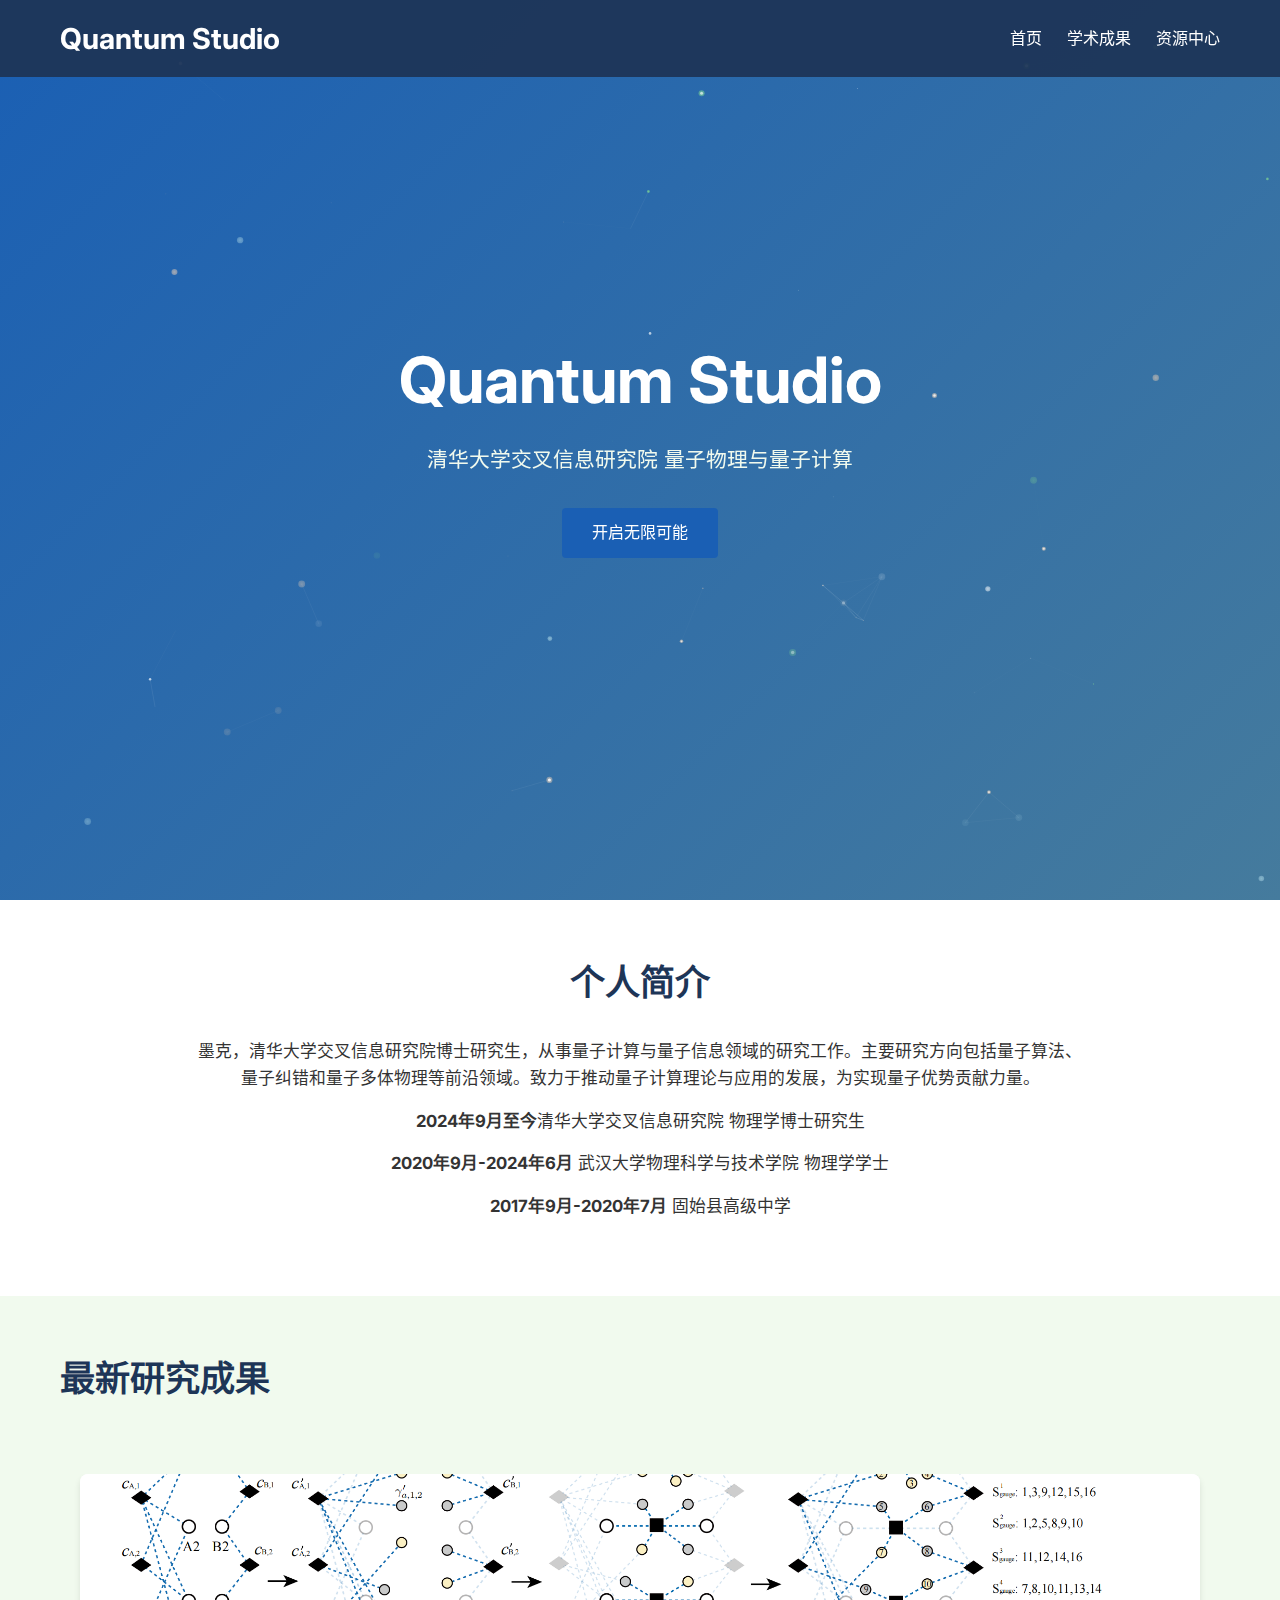
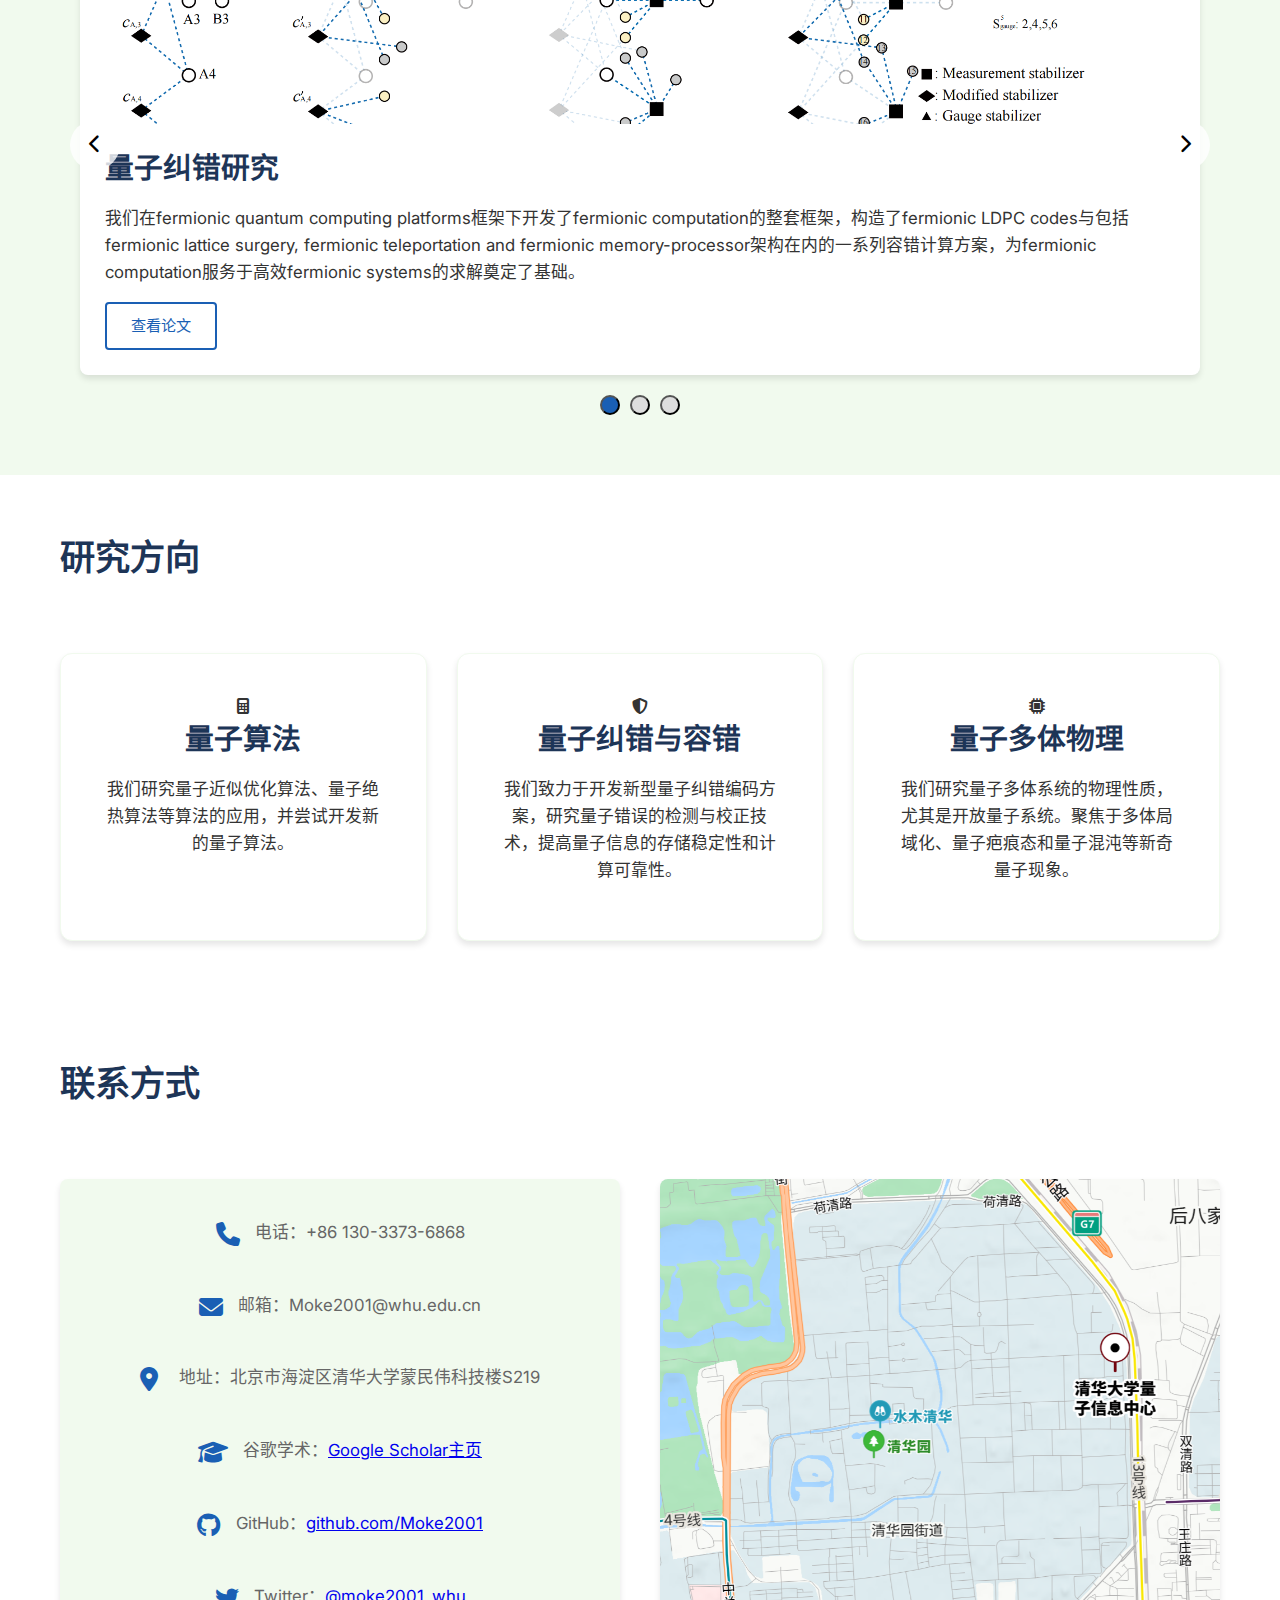
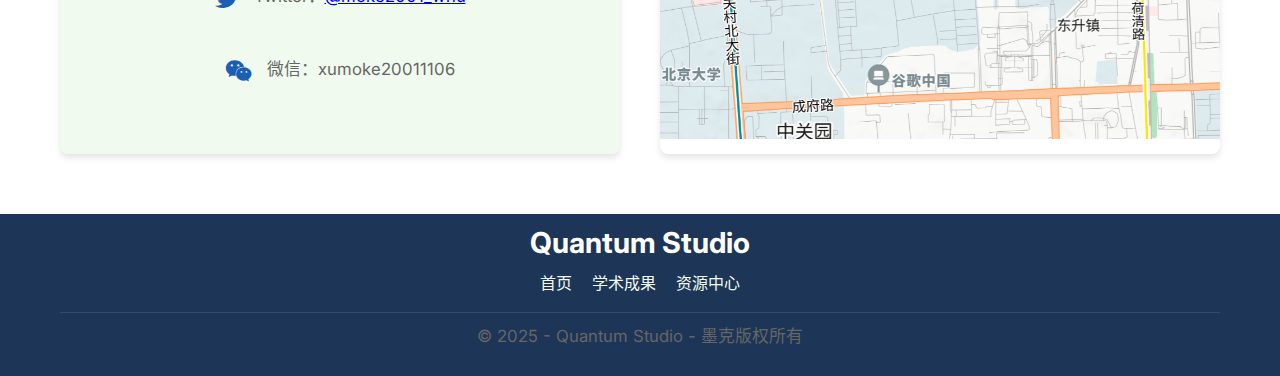
<file: docs/index.html>
<!DOCTYPE html>
<html lang="zh-CN">
<head>
    <meta charset="UTF-8">
    <meta name="viewport" content="width=device-width, initial-scale=1.0">
    <title>Quantum Studio - 量子计算与量子信息研究</title>
    <link rel="stylesheet" href="css/style.css">
    <link rel="stylesheet" href="https://cdnjs.cloudflare.com/ajax/libs/font-awesome/6.4.0/css/all.min.css">
    <link rel="preconnect" href="https://fonts.googleapis.com">
    <link rel="preconnect" href="https://fonts.gstatic.com" crossorigin>
    <link href="https://fonts.googleapis.com/css2?family=Inter:wght@300;400;500;600;700&display=swap" rel="stylesheet">
</head>
<body>
    <!-- 导航栏 -->
    <header class="navbar">
        <div class="container">
            <div class="logo">
                <h1>Quantum Studio</h1>
            </div>
            <nav class="nav-links">
                <a href="#home">首页</a>
                <a href="publications.html">学术成果</a>
                <a href="resources.html">资源中心</a>
            </nav>
            <div class="hamburger">
                <span></span>
                <span></span>
                <span></span>
            </div>
        </div>
    </header>

    <!-- 全屏个人介绍展示区 -->
    <section id="home" class="hero-section">
        <div class="hero-content">
            <h1>Quantum Studio</h1>
            <p>清华大学交叉信息研究院 量子物理与量子计算</p>
            <a href="#about" class="btn-primary smooth-scroll">开启无限可能</a>
        </div>
        <div id="particles-container"></div>
    </section>

    <!-- 个人简介 -->
    <section id="about" class="vision-section">
        <div class="container">
            <div class="vision-content">
                <h2>个人简介</h2>
                <p>墨克，清华大学交叉信息研究院博士研究生，从事量子计算与量子信息领域的研究工作。主要研究方向包括量子算法、量子纠错和量子多体物理等前沿领域。致力于推动量子计算理论与应用的发展，为实现量子优势贡献力量。</p>
                <p><strong>2024年9月至今</strong>清华大学交叉信息研究院 物理学博士研究生</p>
                <p><strong>2020年9月-2024年6月</strong> 武汉大学物理科学与技术学院 物理学学士</p>
                <p><strong>2017年9月-2020年7月</strong> 固始县高级中学</p>
            </div>
        </div>
    </section>


    <!-- 最新研究成果 -->
    <section class="research-highlights">
        <div class="container">
            <h2>最新研究成果</h2>
            <div class="carousel">
                <div class="carousel-track">
                    <div class="carousel-item">
                        <div class="highlight-card">
                            <div class="highlight-image">
                                <img src="images/head1.png" alt="量子纠错">
                            </div>
                            <div class="highlight-content">
                                <h3>量子纠错研究</h3>
                                <p>我们在fermionic quantum computing platforms框架下开发了fermionic computation的整套框架，构造了fermionic LDPC codes与包括fermionic lattice surgery, fermionic teleportation and fermionic memory-processor架构在内的一系列容错计算方案，为fermionic computation服务于高效fermionic systems的求解奠定了基础。</p>
                                <a href="https://doi.org/10.48550/arXiv.2508.15323" class="btn-secondary">查看论文</a>
                            </div>
                        </div>
                    </div>
                    <div class="carousel-item">
                        <div class="highlight-card">
                            <div class="highlight-image">
                                <img src="images/head2.png" alt="量子编译">
                            </div>
                            <div class="highlight-content">
                                <h3>中性原子平台的量子编译方案</h3>
                                <p>我们系统性地回顾了基于矩阵分解的量子编译方法，并提出了一种适用于中性原子量子计算的编译算法，该算法能够有效地将任意酉操作分解为适合中性原子平台的一系列量子门，并确保生成的量子电路可以直接在该平台上运行。</p>
                                <a href="https://doi.org/10.48550/arXiv.2501.05266" class="btn-secondary">查看论文</a>
                            </div>
                        </div>
                    </div>
                    <div class="carousel-item">
                        <div class="highlight-card">
                            <div class="highlight-image">
                                <img src="images/head3.png" alt="量子多体物理研究">
                            </div>
                            <div class="highlight-content">
                                <h3>模拟冷却中的退火方案</h3>
                                <p>我们比较了在随机参数生成的测试集上，有退火过程和无退火过程的冷却协议的整体性能。结果表明，带有退火过程的冷却协议既能实现精度又能提高效率。我们的结果还显示，冷却协议对噪声的抵抗能力取决于量子噪声的类型。</p>
                                <a href="https://doi.org/10.48550/arXiv.2501.05268" class="btn-secondary">查看论文</a>
                            </div>
                        </div>
                    </div>
                </div>
                <button class="carousel-prev">
                    <i class="fas fa-chevron-left"></i>
                </button>
                <button class="carousel-next">
                    <i class="fas fa-chevron-right"></i>
                </button>
                <div class="carousel-indicators"></div>
            </div>
        </div>
    </section>

    <!-- 研究方向 -->
    <section id="research" class="research-directions">
        <div class="container">
            <h2>研究方向</h2>
            <div class="direction-grid">
                <div class="direction-card">
                    <div class="direction-icon">
                        <i class="fas fa-calculator"></i>
                    </div>
                        <h3>量子算法</h3>
                    <p>我们研究量子近似优化算法、量子绝热算法等算法的应用，并尝试开发新的量子算法。</p>
                </div>
                <div class="direction-card">
                    <div class="direction-icon">
                        <i class="fas fa-shield-alt"></i>
                    </div>
                        <h3>量子纠错与容错</h3>
                    <p>我们致力于开发新型量子纠错编码方案，研究量子错误的检测与校正技术，提高量子信息的存储稳定性和计算可靠性。</p>
                </div>
                <div class="direction-card">
                    <div class="direction-icon">
                        <i class="fas fa-microchip"></i>
                    </div>
                        <h3>量子多体物理</h3>
                    <p>我们研究量子多体系统的物理性质，尤其是开放量子系统。聚焦于多体局域化、量子疤痕态和量子混沌等新奇量子现象。</p>
                </div>
            </div>
        </div>
    </section>

    <!-- 联系方式 -->
    <section id="contact" class="contact-section">
        <div class="container">
            <h2>联系方式</h2>
            <div class="contact-content">
                <div class="contact-info">
                    <div class="contact-item">
                        <i class="fas fa-phone"></i>
                        <p>电话：+86 130-3373-6868</p>
                    </div>
                    <div class="contact-item">
                        <i class="fas fa-envelope"></i>
                        <p>邮箱：Moke2001@whu.edu.cn</p>
                    </div>
                    <div class="contact-item">
                        <i class="fas fa-map-marker-alt"></i>
                        <p>地址：北京市海淀区清华大学蒙民伟科技楼S219</p>
                    </div>
                    <div class="contact-item">
                        <i class="fas fa-graduation-cap"></i>
                        <p>谷歌学术：<a href="https://scholar.google.com/citations?user=xRZXHUAAAAAJ&hl=zh-CN&oi=sra" target="_blank">Google Scholar主页</a></p>
                    </div>
                    <div class="contact-item">
                        <i class="fab fa-github"></i>
                        <p>GitHub：<a href="https://github.com/Moke2001" target="_blank">github.com/Moke2001</a></p>
                    </div>
                    <div class="contact-item">
                        <i class="fab fa-twitter"></i>
                        <p>Twitter：<a href="https://x.com/moke2001_whu/status/1879742247228641664" target="_blank">@moke2001_whu</a></p>
                    </div>
                    <div class="contact-item">
                        <i class="fab fa-weixin"></i>
                        <p>微信：xumoke20011106</p>
                    </div>
                </div>
                <div class="contact-map">
                    <img src="images/map.png" alt="办公地址地图" class="map-image">
                </div>
            </div>
        </div>
    </section>

    <footer class="footer">
        <div class="container">
            <div class="footer-content">
                <div class="footer-logo">
                    <h3>Quantum Studio</h3>
                </div>
                <div class="footer-links">
                    <a href="index.html">首页</a>
                    <a href="publications.html">学术成果</a>
                    <a href="resources.html">资源中心</a>
                </div>
            </div>
            <div class="footer-bottom">
                <p>&copy; 2025 - Quantum Studio - 墨克版权所有</p>
            </div>
        </div>
    </footer>

    <!-- JavaScript -->
    <script src="js/particles.js"></script>
    
    <!-- 轮播功能 -->
    <script>
        document.addEventListener('DOMContentLoaded', function() {
            const carousel = document.querySelector('.carousel');
            const track = document.querySelector('.carousel-track');
            const items = document.querySelectorAll('.carousel-item');
            const nextButton = document.querySelector('.carousel-next');
            const prevButton = document.querySelector('.carousel-prev');
            const indicators = document.querySelector('.carousel-indicators');
            
            let currentIndex = 0;
            const itemWidth = 100; // 百分比
            
            // 创建指示器
            items.forEach((_, index) => {
                const button = document.createElement('button');
                button.classList.add('indicator');
                button.addEventListener('click', () => {
                    currentIndex = index;
                    updateCarousel();
                });
                indicators.appendChild(button);
            });
            
            const indicatorButtons = indicators.querySelectorAll('button');
            
            // 更新轮播
            function updateCarousel() {
                track.style.transform = `translateX(-${currentIndex * itemWidth}%)`;
                
                // 更新指示器
                indicatorButtons.forEach((button, index) => {
                    if (index === currentIndex) {
                        button.classList.add('active');
                    } else {
                        button.classList.remove('active');
                    }
                });
            }
            
            // 下一张
            nextButton.addEventListener('click', () => {
                currentIndex = (currentIndex + 1) % items.length;
                updateCarousel();
            });
            
            // 上一张
            prevButton.addEventListener('click', () => {
                currentIndex = (currentIndex - 1 + items.length) % items.length;
                updateCarousel();
            });
            
            // 初始化
            updateCarousel();
        });
    </script>
    
    <!-- 平滑滚动效果 -->
    <script>
        document.querySelectorAll('a[href^="#"]').forEach(anchor => {
            anchor.addEventListener('click', function (e) {
                e.preventDefault();
                document.querySelector(this.getAttribute('href')).scrollIntoView({
                    behavior: 'smooth'
                });
            });
        });
    </script>
</body>
</html>
</file>
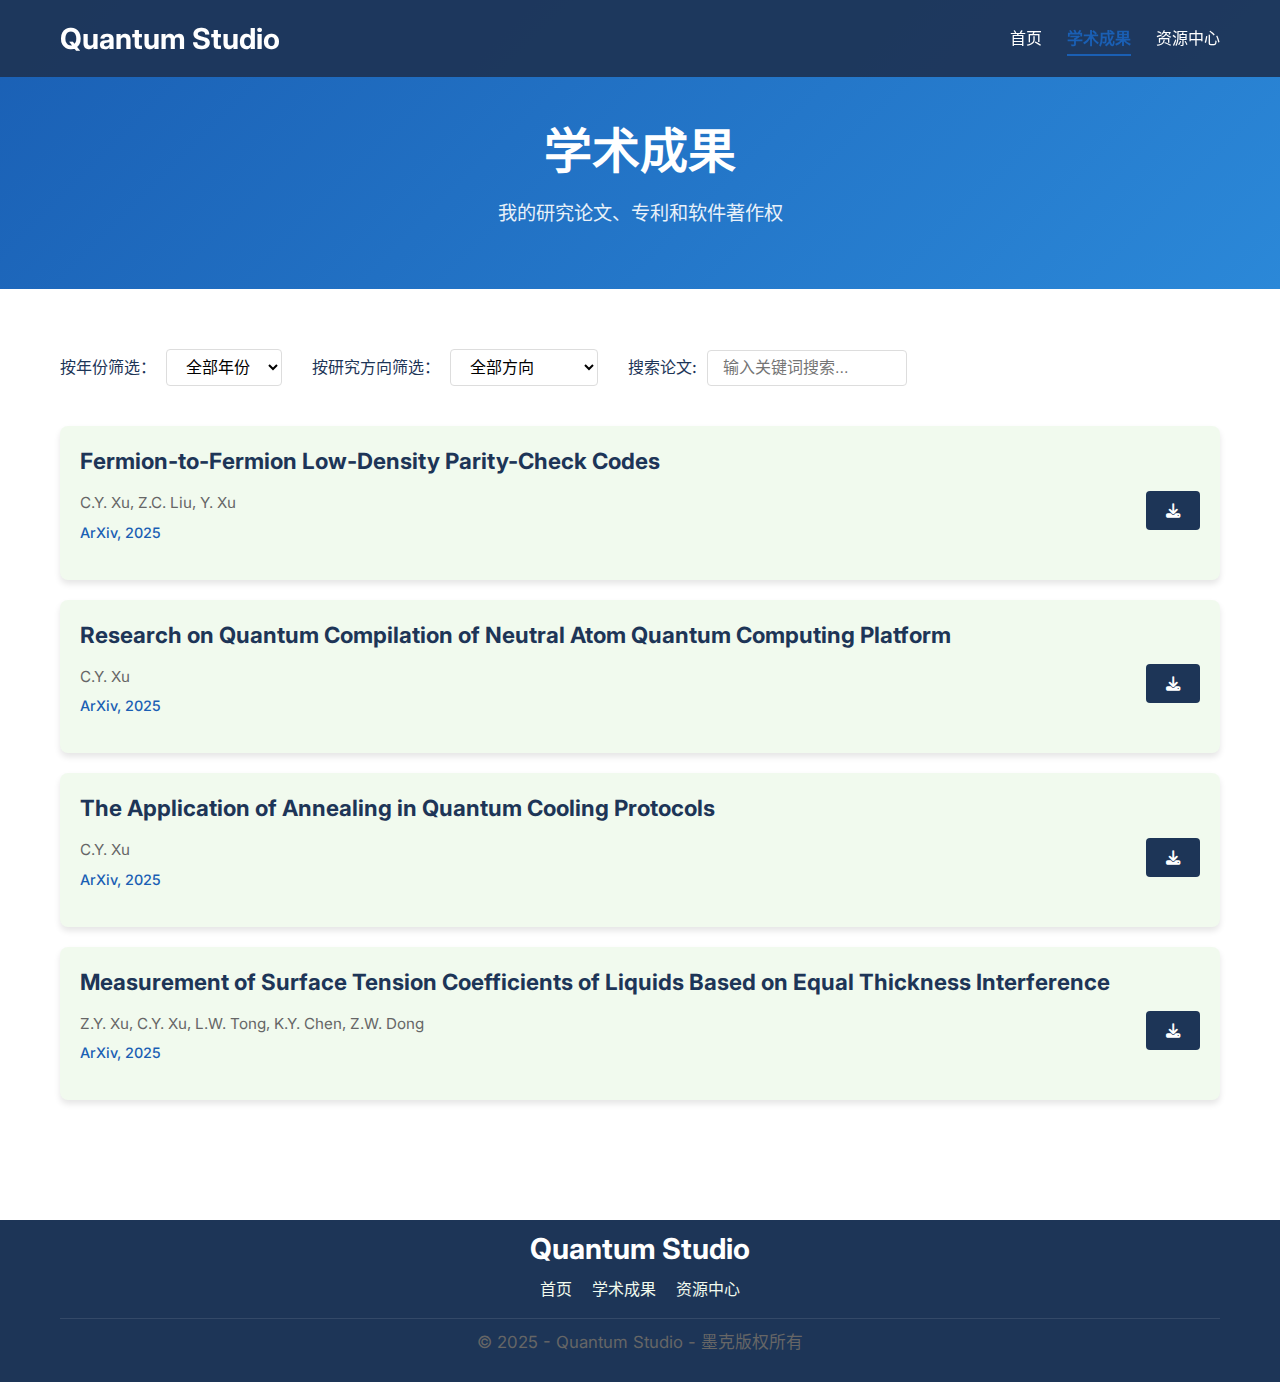
<file: docs/publications.html>
<!DOCTYPE html>
<html lang="zh-CN">
<head>
    <meta charset="UTF-8">
    <meta name="viewport" content="width=device-width, initial-scale=1.0">
    <title>学术成果</title>
    <link rel="stylesheet" href="css/style.css">
    <link rel="stylesheet" href="https://cdnjs.cloudflare.com/ajax/libs/font-awesome/6.4.0/css/all.min.css">
    <link rel="preconnect" href="https://fonts.googleapis.com">
    <link rel="preconnect" href="https://fonts.gstatic.com" crossorigin>
    <link href="https://fonts.googleapis.com/css2?family=Inter:wght@300;400;500;600;700&display=swap" rel="stylesheet">
</head>
<body>
    <!-- 导航栏 -->
    <header class="navbar">
        <div class="container">
            <div class="logo">
                <h1>Quantum Studio</h1>
            </div>
            <nav class="nav-links">
                <a href="index.html">首页</a>
                <a href="publications.html" class="active">学术成果</a>
                <a href="resources.html">资源中心</a>
            </nav>
            <div class="hamburger">
                <span></span>
                <span></span>
                <span></span>
            </div>
        </div>
    </header>

    <!-- 页面标题 -->
    <section class="page-header">
        <div class="container">
            <h1 style="color: white;">学术成果</h1>
            <p style="color: white;">我的研究论文、专利和软件著作权</p>
        </div>
    </section>

    <!-- 学术成果内容 -->
    <section id="publications" class="publications-section">
        <div class="container">
            <!-- 论文筛选 -->
            <div class="publications-filter">
                <div class="filter-group">
                    <label for="year-filter">按年份筛选：</label>
                    <select id="year-filter">
                        <option value="all">全部年份</option>
                        <option value="2025">2025</option>
                        <option value="2024">2024</option>
                    </select>
                </div>
                <div class="filter-group">
                    <label for="field-filter">按研究方向筛选：</label>
                    <select id="field-filter">
                        <option value="all">全部方向</option>
                        <option value="algorithm">量子算法</option>
                        <option value="error-correction">量子纠错</option>
                        <option value="many-body">量子多体物理</option>
                    </select>
                </div>
            </div>
            
            <!-- 论文列表 -->
            <div class="publications-list">
                <div class="publication-item" data-year="2025" data-field="error-correction">
                    <div class="publication-info">
                        <h4>Fermion-to-Fermion Low-Density Parity-Check Codes</h4>
                        <p class="publication-authors">C.Y. Xu, Z.C. Liu, Y. Xu</p>
                        <p class="publication-venue">ArXiv, 2025</p>
                    </div>
                    <div class="publication-actions">
                        <a href="https://arxiv.org/pdf/2508.15323" class="btn-download" title="下载PDF"><i class="fas fa-download"></i></a>
                    </div>
                </div>

                <div class="publication-item" data-year="2025" data-field="algorithm">
                    <div class="publication-info">
                        <h4>Research on Quantum Compilation of Neutral Atom Quantum Computing Platform</h4>
                        <p class="publication-authors">C.Y. Xu</p>
                        <p class="publication-venue">ArXiv, 2025</p>
                    </div>
                    <div class="publication-actions">
                        <a href="https://arxiv.org/pdf/2501.05266" class="btn-download" title="下载PDF"><i class="fas fa-download"></i></a>
                    </div>
                </div>
                <div class="publication-item" data-year="2025" data-field="many-body">
                    <div class="publication-info">
                        <h4>The Application of Annealing in Quantum Cooling Protocols</h4>
                        <p class="publication-authors">C.Y. Xu</p>
                        <p class="publication-venue">ArXiv, 2025</p>
                    </div>
                    <div class="publication-actions">
                        <a href="https://arxiv.org/pdf/2501.05268" class="btn-download" title="下载PDF"><i class="fas fa-download"></i></a>
                    </div>
                </div>
                <div class="publication-item" data-year="2025" data-field="many-body">
                    <div class="publication-info">
                        <h4>Measurement of Surface Tension Coefficients of Liquids Based on Equal Thickness Interference</h4>
                        <p class="publication-authors">Z.Y. Xu, C.Y. Xu, L.W. Tong, K.Y. Chen, Z.W. Dong</p>
                        <p class="publication-venue">ArXiv, 2025</p>
                    </div>
                    <div class="publication-actions">
                        <a href="https://arxiv.org/pdf/2501.05257" class="btn-download" title="下载PDF"><i class="fas fa-download"></i></a>
                    </div>
                </div>
            </div>
        </div>
    </section>

    <!-- 页脚 -->
    <footer class="footer">
        <div class="container">
            <div class="footer-content">
                <div class="footer-logo">
                    <h3>Quantum Studio</h3>
                </div>
                <div class="footer-links">
                    <a href="index.html">首页</a>
                    <a href="publications.html">学术成果</a>
                    <a href="resources.html">资源中心</a>
                </div>
            </div>
            <div class="footer-bottom">
                <p>&copy; 2025 - Quantum Studio - 墨克版权所有</p>
            </div>
        </div>
    </footer>

    <!-- JavaScript -->
    <script src="js/main.js"></script>
    <script src="js/filter.js"></script>
    <script>
        // 解析URL参数
        function getURLParameter(name) {
            name = name.replace(/[[]/, '\\[').replace(/[]]/, '\\]');
            var regex = new RegExp('[\\?&]' + name + '=([^&#]*)');
            var results = regex.exec(location.search);
            return results === null ? '' : decodeURIComponent(results[1].replace(/\+/g, ' '));
        }

        // 页面加载后根据URL参数筛选论文
        document.addEventListener('DOMContentLoaded', function() {
            var direction = getURLParameter('direction');
            var fieldFilter = document.getElementById('field-filter');
            
            if (direction && fieldFilter) {
                // 映射研究方向参数到筛选选项值
                var directionMap = {
                    'quantum_optimization': 'algorithm',
                    'quantum_error_correction': 'error-correction',
                    'quantum_machine_learning': 'machine-learning',
                    'quantum_hardware': 'many-body'
                };
                
                var fieldValue = directionMap[direction] || 'all';
                fieldFilter.value = fieldValue;
                
                // 触发筛选事件
                if (typeof filterPublications === 'function') {
                    filterPublications();
                }
            }
        });
    </script>
</body>
</html>
</file>
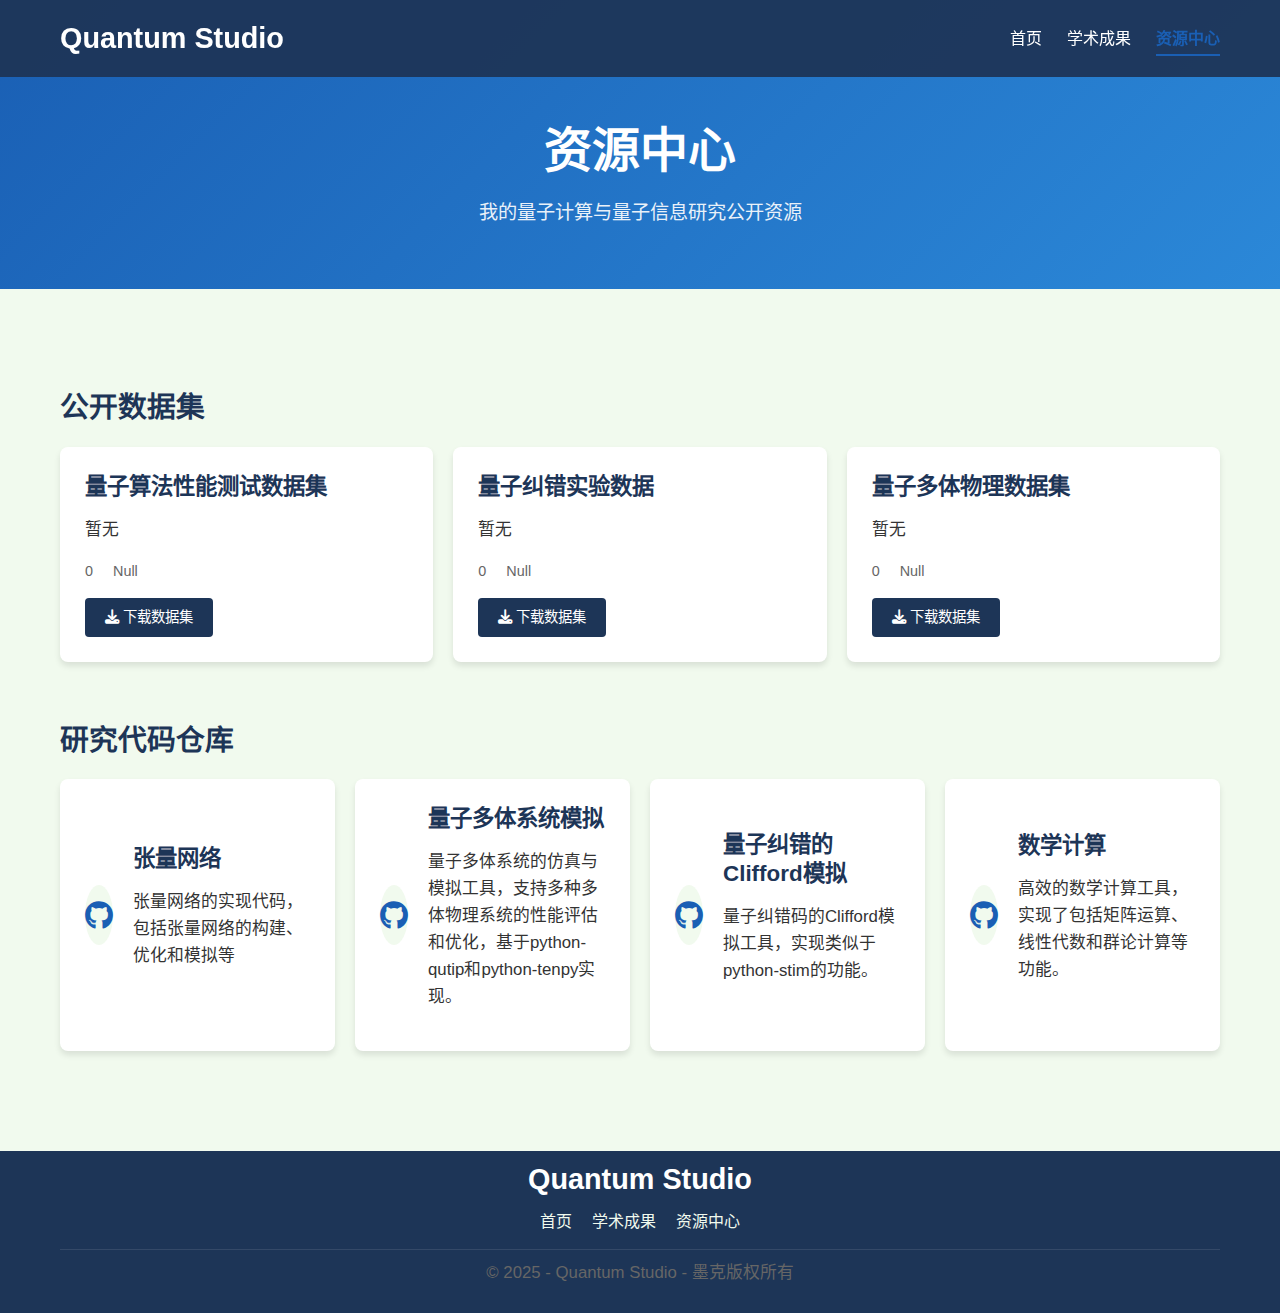
<file: docs/resources.html>
<!DOCTYPE html>
<html lang="zh-CN">
<head>
    <meta charset="UTF-8">
    <meta name="viewport" content="width=device-width, initial-scale=1.0">
    <title>资源中心</title>
    <link rel="stylesheet" href="css/style.css">
    <link rel="stylesheet" href="https://cdnjs.cloudflare.com/ajax/libs/font-awesome/6.4.0/css/all.min.css">
</head>
<body>
    <!-- 导航栏 -->
    <header class="navbar">
        <div class="container">
            <div class="logo">
                <h1>Quantum Studio</h1>
            </div>
            <nav class="nav-links">
                <a href="index.html">首页</a>
                <a href="publications.html">学术成果</a>
                <a href="resources.html" class="active">资源中心</a>
            </nav>
            <div class="hamburger">
                <span></span>
                <span></span>
                <span></span>
            </div>
        </div>
    </header>

    <!-- 页面标题 -->
    <section class="page-header">
        <div class="container">
            <h1 style="color: white;">资源中心</h1>
            <p style="color: white;">我的量子计算与量子信息研究公开资源</p>
        </div>
    </section>

    <!-- 资源中心内容 -->
    <section id="resources" class="resources-section">
        <div class="container">
            <!-- 公开数据集 -->
            <div class="datasets-section">
                <h3>公开数据集</h3>
                <div class="datasets-list">
                    <div class="dataset-item">
                        <h4>量子算法性能测试数据集</h4>
                        <p>暂无</p>
                        <div class="dataset-meta">
                            <span class="dataset-size">0</span>
                            <span class="dataset-date">Null</span>
                        </div>
                        <a href="#" class="btn-download"><i class="fas fa-download"></i> 下载数据集</a>
                    </div>
                    <div class="dataset-item">
                        <h4>量子纠错实验数据</h4>
                        <p>暂无</p>
                        <div class="dataset-meta">
                            <span class="dataset-size">0</span>
                            <span class="dataset-date">Null</span>
                        </div>
                        <a href="#" class="btn-download"><i class="fas fa-download"></i> 下载数据集</a>
                    </div>
                    <div class="dataset-item">
                        <h4>量子多体物理数据集</h4>
                        <p>暂无</p>
                        <div class="dataset-meta">
                            <span class="dataset-size">0</span>
                            <span class="dataset-date">Null</span>
                        </div>
                        <a href="#" class="btn-download"><i class="fas fa-download"></i> 下载数据集</a>
                    </div>
                </div>
            </div>
            
            <!-- 研究代码仓库 -->
            <div class="repositories-section">
                <h3>研究代码仓库</h3>
                <div class="repositories-grid">
                    <a href="https://github.com/Moke2001/Moke/tree/master/Program/TensorNetwork" class="repository-card">
                        <div class="repo-icon">
                            <i class="fab fa-github"></i>
                        </div>
                        <div class="repo-info">
                            <h4>张量网络</h4>
                            <p>张量网络的实现代码，包括张量网络的构建、优化和模拟等</p>
                        </div>
                    </a>
                    <a href="https://github.com/Moke2001/Moke/tree/master/Program/Quantumer/MokeQuantumSimulation" class="repository-card">
                        <div class="repo-icon">
                            <i class="fab fa-github"></i>
                        </div>
                        <div class="repo-info">
                            <h4>量子多体系统模拟</h4>
                            <p>量子多体系统的仿真与模拟工具，支持多种多体物理系统的性能评估和优化，基于python-qutip和python-tenpy实现。</p>
                        </div>
                    </a>
                    <a href="https://github.com/Moke2001/Moke/tree/master/Program/Quantumer/MokeQuantumComputation" class="repository-card">
                        <div class="repo-icon">
                            <i class="fab fa-github"></i>
                        </div>
                        <div class="repo-info">
                            <h4>量子纠错的Clifford模拟</h4>
                            <p>量子纠错码的Clifford模拟工具，实现类似于python-stim的功能。</p>
                        </div>
                    </a>
                    <a href="https://github.com/Moke2001/Moke/tree/master/Program/GroupTheory" class="repository-card">
                        <div class="repo-icon">
                            <i class="fab fa-github"></i>
                        </div>
                        <div class="repo-info">
                            <h4>数学计算</h4>
                            <p>高效的数学计算工具，实现了包括矩阵运算、线性代数和群论计算等功能。</p>
                        </div>
                    </a>
                </div>
            </div>
        </div>
    </section>

    <!-- 页脚 -->
    <footer class="footer">
        <div class="container">
            <div class="footer-content">
                <div class="footer-logo">
                    <h3>Quantum Studio</h3>
                </div>
                <div class="footer-links">
                    <a href="index.html">首页</a>
                    <a href="publications.html">学术成果</a>
                    <a href="resources.html">资源中心</a>
                </div>
            </div>
            <div class="footer-bottom">
                <p>&copy; 2025 - Quantum Studio - 墨克版权所有</p>
            </div>
        </div>
    </footer>

    <!-- JavaScript -->
    <script src="js/main.js"></script>
</body>
</html>
</file>
<file: docs/css/style.css>
/* 全局样式重置 */
* {
    margin: 0;
    padding: 0;
    box-sizing: border-box;
}

/* 全局变量 */
:root {
    --primary-color: #1a5fb4; /* 科技蓝 */
    --secondary-color: #e63946; /* 红色强调色 */
    --accent-color: #457b9d;
    --light-color: #f1faee;
    --dark-color: #1d3557;
    --text-color: #333;
    --text-light: #666;
    --white: #ffffff;
    --transition: all 0.3s ease;
    --shadow: 0 4px 6px rgba(0, 0, 0, 0.1);
    --shadow-hover: 0 10px 20px rgba(0, 0, 0, 0.1);
}

/* 基础样式 */
body {
    font-family: 'Inter', -apple-system, BlinkMacSystemFont, 'Segoe UI', Roboto, Oxygen, Ubuntu, Cantarell, 'Open Sans', sans-serif;
    line-height: 1.6;
    color: var(--text-color);
    background-color: var(--light-color);
    overflow-x: hidden;
}

.container {
    width: 100%;
    max-width: 1200px;
    margin: 0 auto;
    padding: 0 20px;
}

h1, h2, h3, h4, h5, h6 {
    font-weight: 700;
    line-height: 1.3;
    margin-bottom: 1rem;
    color: var(--dark-color);
}

h1 {
    font-size: 2.8rem;
    margin-bottom: 1.5rem;
}

h2 {
    font-size: 2.2rem;
    margin-bottom: 2rem;
    position: relative;
    display: inline-block;
}

/* 已删除h2标题的下划线特征 */

h3 {
    font-size: 1.8rem;
    margin-bottom: 1.2rem;
}

h4 {
    font-size: 1.4rem;
    margin-bottom: 1rem;
}

p {
    margin-bottom: 1rem;
    font-size: 1.05rem;
}

img {
    max-width: 100%;
    height: auto;
    display: block;
}

/* 按钮样式 */
.btn-primary {
    display: inline-block;
    padding: 12px 30px;
    background-color: var(--primary-color);
    color: var(--white);
    text-decoration: none;
    border-radius: 4px;
    font-weight: 500;
    transition: var(--transition);
    border: none;
    cursor: pointer;
    font-size: 1rem;
}

.btn-primary:hover {
    background-color: var(--accent-color);
    transform: translateY(-2px);
    box-shadow: var(--shadow);
}

.btn-secondary {
    display: inline-block;
    padding: 10px 24px;
    background-color: transparent;
    color: var(--primary-color);
    text-decoration: none;
    border-radius: 4px;
    font-weight: 500;
    transition: var(--transition);
    border: 2px solid var(--primary-color);
    cursor: pointer;
    font-size: 0.95rem;
}

.btn-secondary:hover {
    background-color: var(--primary-color);
    color: var(--white);
    transform: translateY(-2px);
    box-shadow: var(--shadow);
}

.btn-download {
    display: inline-block;
    padding: 8px 20px;
    background-color: var(--dark-color);
    color: var(--white);
    text-decoration: none;
    border-radius: 4px;
    font-weight: 500;
    transition: var(--transition);
    border: none;
    cursor: pointer;
    font-size: 0.9rem;
}

.btn-download:hover {
    background-color: var(--primary-color);
    transform: translateY(-2px);
    box-shadow: var(--shadow);
}

/* 导航栏样式 */
.navbar {
    position: fixed;
    top: 0;
    left: 0;
    width: 100%;
    z-index: 1000;
    transition: var(--transition);
    padding: 20px 0;
    background-color: rgba(29, 53, 87, 0.95); /* 添加深色半透明背景 */
}

/* 当前活动导航项 */
.navbar .nav-links a.active {
    color: #1a5fb4;
    font-weight: 600;
    position: relative;
}

.navbar .nav-links a.active::after {
    content: '';
    position: absolute;
    bottom: -4px;
    left: 0;
    width: 100%;
    height: 2px;
    background-color: #1a5fb4;
}

.navbar.scrolled {
    background-color: rgba(255, 255, 255, 0.95);
    padding: 15px 0;
    box-shadow: var(--shadow);
}

.navbar .container {
    display: flex;
    justify-content: space-between;
    align-items: center;
}

.logo h1 {
    font-size: 1.8rem;
    margin: 0;
    color: var(--white);
    transition: var(--transition);
}

.navbar.scrolled .logo h1 {
    color: var(--primary-color);
}

.nav-links {
    display: flex;
    gap: 25px;
}

.nav-links a {
    color: var(--white);
    text-decoration: none;
    font-weight: 500;
    transition: var(--transition);
    position: relative;
    font-size: 1rem;
}

.nav-links a::after {
    content: '';
    position: absolute;
    bottom: -5px;
    left: 0;
    width: 0;
    height: 2px;
    background-color: var(--secondary-color);
    transition: var(--transition);
}

.nav-links a:hover::after {
    width: 100%;
}

.navbar.scrolled .nav-links a {
    color: var(--dark-color);
}

.navbar.scrolled .nav-links a:hover {
    color: var(--primary-color);
}

/* 汉堡菜单 */
.hamburger {
    display: none;
    cursor: pointer;
}

.hamburger span {
    display: block;
    width: 25px;
    height: 3px;
    background-color: var(--white);
    margin: 5px 0;
    transition: var(--transition);
}

.navbar.scrolled .hamburger span {
    background-color: var(--dark-color);
}

/* 页面标题部分样式 */
.page-header {
    position: relative;
    padding: 120px 0 60px;
    background: linear-gradient(135deg, #1a5fb4 0%, #2b88d8 100%);
    color: white;
    text-align: center;
}

.page-header .container {
    max-width: 1200px;
    margin: 0 auto;
    padding: 0 20px;
}

.page-header h1 {
    font-size: 3rem;
    margin-bottom: 1rem;
    font-weight: 700;
}

.page-header p {
    font-size: 1.2rem;
    max-width: 800px;
    margin: 0 auto;
    opacity: 0.9;
}

/* 英雄区域样式 */
.hero-section {
    height: 100vh;
    display: flex;
    align-items: center;
    justify-content: center;
    background: linear-gradient(135deg, var(--primary-color) 0%, var(--accent-color) 100%);
    color: var(--white);
    position: relative;
    overflow: hidden;
}

.hero-content {
    text-align: center;
    z-index: 2;
    max-width: 800px;
    padding: 0 20px;
}

.hero-content h1 {
    font-size: 4rem;
    margin-bottom: 1.5rem;
    line-height: 1.2;
    color: var(--white);
}

.hero-content p {
    font-size: 1.3rem;
    margin-bottom: 2rem;
    color: var(--light-color);
}

#particles-container {
    position: absolute;
    top: 0;
    left: 0;
    width: 100%;
    height: 100%;
    z-index: 1;
}

/* 愿景区域 */
.vision-section {
    padding: 60px 0;
    background-color: var(--white);
}

.vision-content {
    text-align: center;
    max-width: 900px;
    margin: 0 auto;
}

.vision-stats {
    display: flex;
    justify-content: space-around;
    margin-top: 40px;
    flex-wrap: wrap;
    gap: 20px;
}

.stat-item {
    flex: 1;
    min-width: 150px;
}

.stat-number {
    display: block;
    font-size: 2.5rem;
    font-weight: 700;
    color: var(--primary-color);
    margin-bottom: 10px;
}

.stat-text {
    display: block;
    font-size: 1rem;
    color: var(--text-light);
}

/* 研究成果轮播 */
.research-highlights {
    padding: 60px 0;
    background-color: var(--light-color);
}

.research-highlights .container {
    position: relative;
}

.carousel {
    position: relative;
    overflow: hidden;
    margin-top: 40px;
    width: 100%;
}

.carousel-track {
    display: flex;
    transition: transform 0.5s ease;
    position: relative;
}

.carousel-item {
    min-width: 100%;
    padding: 0 20px;
}

.highlight-card {
    background-color: var(--white);
    border-radius: 8px;
    overflow: hidden;
    box-shadow: var(--shadow);
    transition: var(--transition);
    display: flex;
    flex-direction: column;
    height: 100%;
}

.highlight-card:hover {
    box-shadow: var(--shadow-hover);
    transform: translateY(-5px);
}

.highlight-image {
    height: 250px;
    overflow: hidden;
}

.highlight-image img {
    width: 100%;
    height: 100%;
    object-fit: cover;
    transition: transform 0.5s ease;
}

.highlight-card:hover .highlight-image img {
    transform: scale(1.05);
}

.highlight-content {
    padding: 25px;
    flex: 1;
}

.carousel-prev, .carousel-next {
    position: absolute;
    top: 50%;
    transform: translateY(-50%);
    background-color: rgba(255, 255, 255, 0.8);
    border: none;
    width: 50px;
    height: 50px;
    border-radius: 50%;
    font-size: 1.2rem;
    cursor: pointer;
    transition: var(--transition);
    display: flex;
    align-items: center;
    justify-content: center;
    z-index: 10;
}

.carousel-prev {
    left: 10px;
}

.carousel-next {
    right: 10px;
}

.carousel-prev:hover, .carousel-next:hover {
    background-color: var(--white);
    box-shadow: var(--shadow);
}

.carousel-indicators {
    display: flex;
    justify-content: center;
    margin-top: 20px;
    gap: 10px;
}

.indicator {
    width: 20px;
    height: 20px;
    border-radius: 50%;
    background-color: #ddd;
    cursor: pointer;
    transition: var(--transition);
}

.indicator.active {
    background-color: var(--primary-color);
}

/* 新闻时间轴 */
.news-section {
    padding: 60px 0;
    background-color: var(--white);
}

.timeline {
    position: relative;
    max-width: 800px;
    margin: 0 auto;
}

.timeline::before {
    content: '';
    position: absolute;
    top: 0;
    bottom: 0;
    left: 20px;
    width: 4px;
    background-color: var(--primary-color);
}

.timeline-item {
    position: relative;
    padding: 20px 40px 20px 70px;
    margin-bottom: 20px;
    background-color: var(--light-color);
    border-radius: 8px;
    box-shadow: var(--shadow);
    transition: var(--transition);
}

.timeline-item:hover {
    box-shadow: var(--shadow-hover);
    transform: translateX(5px);
}

.timeline-item::before {
    content: '';
    position: absolute;
    top: 25px;
    left: 12px;
    width: 20px;
    height: 20px;
    border-radius: 50%;
    background-color: var(--secondary-color);
    border: 4px solid var(--white);
    z-index: 1;
}

.timeline-date {
    font-weight: 700;
    color: var(--primary-color);
    margin-bottom: 10px;
    font-size: 0.9rem;
}

/* 研究方向 */
.research-directions {
    padding: 60px 0;
    background-color: var(--white);
}

.direction-grid {
    display: grid;
    grid-template-columns: repeat(auto-fit, minmax(300px, 1fr));
    gap: 30px;
    margin-top: 40px;
}

.direction-card {
    background-color: var(--white);
    padding: 40px;
    border-radius: 12px;
    box-shadow: var(--shadow);
    transition: var(--transition);
    text-align: center;
    border: 1px solid var(--light-color);
}

.direction-card:hover {
    transform: translateY(-10px);
    box-shadow: var(--shadow-hover);
    border-color: var(--primary-color);
}

.research-icon {
    width: 80px;
    height: 80px;
    background-color: var(--primary-color);
    border-radius: 50%;
    display: flex;
    align-items: center;
    justify-content: center;
    margin-bottom: 20px;
    color: var(--white);
    font-size: 2rem;
    transition: var(--transition);
}

.research-card:hover .research-icon {
    background-color: var(--secondary-color);
    transform: scale(1.1);
}

.research-short {
    color: var(--text-light);
    margin-bottom: 20px;
}

.research-details {
    opacity: 0;
    max-height: 0;
    overflow: hidden;
    transition: all 0.5s ease;
}

.research-card:hover .research-details {
    opacity: 1;
    max-height: 500px;
    margin-top: 20px;
}

/* 团队成员 */
.team-section {
    padding: 60px 0;
    background-color: var(--light-color);
}

/* 个人信息卡片 */
.personal-card-section {
    padding: 80px 0;
    background-color: var(--light-color);
}

.personal-card {
    display: flex;
    align-items: center;
    gap: 40px;
    background-color: var(--white);
    padding: 40px;
    border-radius: 8px;
    box-shadow: var(--shadow);
    flex-wrap: wrap;
}

.personal-image {
    flex: 0 0 200px;
}

.personal-image img {
    width: 100%;
    height: 200px;
    object-fit: cover;
    border-radius: 50%;
    border: 5px solid var(--primary-color);
}

.personal-details {
    flex: 1;
    min-width: 300px;
}

.personal-details .title {
    font-weight: 600;
    color: var(--primary-color);
    margin-bottom: 15px;
}

.personal-details .subtitle {
    font-size: 1.1rem;
    color: var(--text-light);
    margin-bottom: 20px;
}

.personal-details .social-links {
    margin-top: 20px;
    display: flex;
    gap: 20px;
    flex-wrap: wrap;
}

.personal-details .social-links a {
    color: var(--dark-color);
    text-decoration: none;
    display: flex;
    align-items: center;
    gap: 5px;
    transition: var(--transition);
}

.personal-details .social-links a:hover {
    color: var(--primary-color);
}

/* 学术成果页面样式 */
.publications-section {
    padding: 60px 0;
    background-color: #ffffff;
}

/* 资源中心页面样式 */
.resources-section {
    padding: 60px 0;
    background-color: #f8f9fa;
}

.team-leader {
    display: flex;
    align-items: center;
    gap: 40px;
    margin-bottom: 60px;
    background-color: var(--white);
    padding: 40px;
    border-radius: 8px;
    box-shadow: var(--shadow);
    flex-wrap: wrap;
}

.leader-image {
    flex: 0 0 200px;
}

.leader-image img {
    width: 100%;
    height: 200px;
    object-fit: cover;
    border-radius: 50%;
    border: 5px solid var(--primary-color);
}

.leader-info {
    flex: 1;
    min-width: 300px;
}

.leader-title {
    font-weight: 600;
    color: var(--primary-color);
    margin-bottom: 15px;
}

.leader-links {
    margin-top: 20px;
    display: flex;
    gap: 20px;
}

.social-link {
    color: var(--dark-color);
    text-decoration: none;
    display: flex;
    align-items: center;
    gap: 5px;
    transition: var(--transition);
}

.social-link:hover {
    color: var(--primary-color);
}

.researchers-grid {
    display: grid;
    grid-template-columns: repeat(auto-fill, minmax(200px, 1fr));
    gap: 30px;
}

.researcher-card {
    background-color: var(--white);
    border-radius: 8px;
    padding: 20px;
    box-shadow: var(--shadow);
    text-align: center;
    transition: var(--transition);
}

.researcher-card:hover {
    transform: translateY(-5px);
    box-shadow: var(--shadow-hover);
}

.researcher-card img {
    width: 120px;
    height: 120px;
    object-fit: cover;
    border-radius: 50%;
    margin: 0 auto 15px;
    border: 3px solid var(--accent-color);
}

.researcher-field {
    color: var(--text-light);
    font-size: 0.9rem;
    margin-top: 5px;
}

/* 学术成果 */
.publications-section {
    padding: 60px 0;
    background-color: var(--white);
}

.publications-filter {
    display: flex;
    gap: 30px;
    margin-bottom: 40px;
    flex-wrap: wrap;
}

.filter-group {
    display: flex;
    align-items: center;
    gap: 10px;
}

.filter-group label {
    font-weight: 500;
    color: var(--dark-color);
}

.filter-group select {
    padding: 8px 15px;
    border: 1px solid #ddd;
    border-radius: 4px;
    font-size: 1rem;
    background-color: var(--white);
    cursor: pointer;
    transition: var(--transition);
}

.filter-group select:focus {
    outline: none;
    border-color: var(--primary-color);
}

.publications-list {
    display: flex;
    flex-direction: column;
    gap: 20px;
    margin-bottom: 60px;
}

.publication-item {
    display: flex;
    justify-content: space-between;
    align-items: center;
    background-color: var(--light-color);
    padding: 20px;
    border-radius: 8px;
    box-shadow: var(--shadow);
    transition: var(--transition);
    flex-wrap: wrap;
}

.publication-item:hover {
    transform: translateX(5px);
    box-shadow: var(--shadow-hover);
}

.publication-info {
    flex: 1;
    min-width: 300px;
}

.publication-authors {
    color: var(--text-light);
    font-size: 0.95rem;
    margin-bottom: 5px;
}

.publication-venue {
    color: var(--primary-color);
    font-weight: 500;
    font-size: 0.9rem;
}

.publication-actions {
    margin-top: 15px;
    flex: 0 0 auto;
}

.patents-section {
    margin-top: 30px;
}

.patents-list {
    display: grid;
    grid-template-columns: repeat(auto-fit, minmax(300px, 1fr));
    gap: 20px;
    margin-top: 20px;
}

.patent-item {
    background-color: var(--light-color);
    padding: 20px;
    border-radius: 8px;
    box-shadow: var(--shadow);
    transition: var(--transition);
}

.patent-item:hover {
    transform: translateY(-5px);
    box-shadow: var(--shadow-hover);
}

/* 资源中心页面样式 */
.resources-section {
    padding: 100px 0;
    background-color: var(--light-color);
}

/* 业务页面样式 */
.business-section {
    padding: 100px 0;
    background-color: var(--white);
}

.business-cards {
    display: grid;
    grid-template-columns: repeat(auto-fit, minmax(280px, 1fr));
    gap: 30px;
    margin-bottom: 80px;
}

.business-card {
    background-color: var(--light-color);
    border-radius: 8px;
    padding: 30px;
    box-shadow: var(--shadow);
    transition: var(--transition);
    text-align: center;
}

.business-card:hover {
    transform: translateY(-5px);
    box-shadow: var(--shadow-hover);
}

.business-icon {
    margin-bottom: 20px;
    color: var(--primary-color);
}

.business-details {
    margin-top: 20px;
    text-align: left;
}

.business-details ul {
    list-style-type: none;
    padding: 0;
}

.business-details li {
    margin-bottom: 10px;
    position: relative;
    padding-left: 20px;
}

.business-details li::before {
    content: '•';
    color: var(--primary-color);
    font-weight: bold;
    position: absolute;
    left: 0;
}

.cooperation-process {
    margin-bottom: 80px;
}

.process-steps {
    display: flex;
    flex-wrap: wrap;
    gap: 20px;
    justify-content: space-between;
}

.step {
    flex: 1;
    min-width: 200px;
    background-color: var(--light-color);
    border-radius: 8px;
    padding: 20px;
    box-shadow: var(--shadow);
    display: flex;
    align-items: flex-start;
    gap: 15px;
}

.step-number {
    background-color: var(--primary-color);
    color: var(--white);
    width: 40px;
    height: 40px;
    border-radius: 50%;
    display: flex;
    align-items: center;
    justify-content: center;
    font-weight: bold;
    flex-shrink: 0;
}

.contact-info {
    text-align: center;
    background-color: var(--primary-color);
    color: var(--white);
    padding: 50px;
    border-radius: 8px;
    min-height: 500px;
    display: flex;
    flex-direction: column;
    justify-content: center;
    gap: 15px;
}

.contact-item {
    display: flex;
    align-items: center;
    justify-content: center;
    gap: 10px;
    margin-bottom: 15px;
    font-size: 1.05rem;
}

.contact-item i {
    min-width: 24px;
    font-size: 1.2rem;
}

.contact-info h3 {
    color: var(--white);
}

/* 加入我们页面样式 */
.join-us-section {
    padding: 100px 0;
    background-color: var(--light-color);
}

.job-positions {
    display: flex;
    flex-direction: column;
    gap: 30px;
    margin-bottom: 80px;
}

.job-card {
    background-color: var(--white);
    border-radius: 8px;
    padding: 30px;
    box-shadow: var(--shadow);
    transition: var(--transition);
}

.job-card:hover {
    box-shadow: var(--shadow-hover);
}

.job-header {
    display: flex;
    justify-content: space-between;
    align-items: center;
    margin-bottom: 20px;
    padding-bottom: 20px;
    border-bottom: 2px solid var(--light-color);
}

.job-title {
    display: flex;
    align-items: center;
    gap: 15px;
}

.job-type {
    background-color: var(--primary-color);
    color: var(--white);
    padding: 5px 15px;
    border-radius: 20px;
    font-size: 0.8rem;
}

.job-salary {
    color: var(--text-light);
}

.job-content {
    display: grid;
    grid-template-columns: repeat(auto-fit, minmax(250px, 1fr));
    gap: 30px;
    margin-bottom: 20px;
}

.job-benefits, .job-responsibilities, .job-requirements {
    background-color: var(--light-color);
    border-radius: 6px;
    padding: 20px;
}

.job-benefits h4, .job-responsibilities h4, .job-requirements h4 {
    color: var(--primary-color);
    margin-bottom: 15px;
    position: relative;
    padding-bottom: 10px;
}

.job-benefits h4::after, .job-responsibilities h4::after, .job-requirements h4::after {
    content: '';
    position: absolute;
    bottom: 0;
    left: 0;
    width: 40px;
    height: 2px;
    background-color: var(--primary-color);
}

.job-benefits ul, .job-responsibilities ul, .job-requirements ul {
    list-style-type: none;
    padding: 0;
}

.job-benefits li, .job-responsibilities li, .job-requirements li {
    margin-bottom: 10px;
    position: relative;
    padding-left: 20px;
}

.job-benefits li::before, .job-responsibilities li::before, .job-requirements li::before {
    content: '•';
    color: var(--primary-color);
    font-weight: bold;
    position: absolute;
    left: 0;
}

.job-apply {
    text-align: center;
    margin-top: 20px;
}

.application-process {
    margin-bottom: 60px;
}

.datasets-section {
    margin-bottom: 60px;
}

.datasets-list {
    display: grid;
    grid-template-columns: repeat(auto-fit, minmax(300px, 1fr));
    gap: 20px;
    margin-top: 20px;
}

.dataset-item {
    background-color: var(--white);
    padding: 25px;
    border-radius: 8px;
    box-shadow: var(--shadow);
    transition: var(--transition);
}

.dataset-item:hover {
    transform: translateY(-5px);
    box-shadow: var(--shadow-hover);
}

.dataset-meta {
    display: flex;
    gap: 20px;
    margin: 15px 0;
    color: var(--text-light);
    font-size: 0.9rem;
}

.repositories-section {
    margin-top: 60px;
}

.repositories-grid {
    display: grid;
    grid-template-columns: repeat(auto-fit, minmax(250px, 1fr));
    gap: 20px;
    margin-top: 20px;
}

.repository-card {
    display: flex;
    align-items: center;
    gap: 20px;
    background-color: var(--white);
    padding: 25px;
    border-radius: 8px;
    box-shadow: var(--shadow);
    transition: var(--transition);
    text-decoration: none;
    color: var(--text-color);
}

.repository-card:hover {
    transform: translateY(-5px);
    box-shadow: var(--shadow-hover);
    background-color: var(--primary-color);
    color: var(--white);
}

.repo-icon {
    width: 60px;
    height: 60px;
    background-color: var(--light-color);
    border-radius: 50%;
    display: flex;
    align-items: center;
    justify-content: center;
    font-size: 1.8rem;
    color: var(--primary-color);
    transition: var(--transition);
}

.repository-card:hover .repo-icon {
    background-color: var(--white);
}

/* 联系方式 */
.contact-section {
    padding: 60px 0;
    background-color: var(--white);
}

.contact-section .container {
    max-width: 1200px;
    margin: 0 auto;
}

.contact-content {
    display: grid;
    grid-template-columns: 1fr 1fr;
    gap: 40px;
    align-items: stretch;
    margin-top: 40px;
}

.contact-info {
    background-color: var(--light-color);
    padding: 40px;
    border-radius: 8px;
    box-shadow: var(--shadow);
    height: 100%;
}

.contact-details {
    display: flex;
    flex-direction: column;
    gap: 20px;
    margin-bottom: 30px;
}

.contact-item {
    display: flex;
    align-items: flex-start;
    gap: 15px;
    color: var(--text-light);
    text-align: left;
}

.contact-item i {
    color: var(--primary-color);
    font-size: 1.5rem;
    margin-top: 3px;
}

.social-links {
    display: flex;
    gap: 20px;
}

.social-icon {
    display: inline-flex;
    align-items: center;
    justify-content: center;
    width: 50px;
    height: 50px;
    background-color: var(--white);
    border-radius: 50%;
    color: var(--primary-color);
    font-size: 1.5rem;
    transition: var(--transition);
    text-decoration: none;
    box-shadow: var(--shadow);
}

.social-icon:hover {
    transform: translateY(-5px);
    background-color: var(--primary-color);
    color: var(--white);
    box-shadow: var(--shadow-hover);
}

.contact-map {
    height: 100%;
    min-height: 400px;
    border-radius: 8px;
    overflow: hidden;
    box-shadow: var(--shadow);
}

#map {
    width: 100%;
    height: 100%;
    background-color: #eee;
}

/* 页脚 */
.footer {
    background-color: var(--dark-color);
    color: var(--white);
    padding: 10px 15px;
}

.footer .container {
    display: flex;
    flex-direction: column;
    align-items: center;
    text-align: center;
}

.footer-content {
    margin-bottom: -25px;
}

.footer-logo h3 {
    color: var(--white);
    margin-bottom: 10px;
}

.footer-logo p {
    color: var(--light-color);
    margin-bottom: 30px;
}

.footer-links {
    display: flex;
    gap: 20px;
    margin-bottom: 40px;
    flex-wrap: wrap;
    justify-content: center;
}

.footer-links a {
    color: var(--light-color);
    text-decoration: none;
    transition: var(--transition);
}

.footer-links a:hover {
    color: var(--secondary-color);
}

.footer-bottom {
    color: var(--text-light);
    font-size: 0.9rem;
    border-top: 1px solid rgba(255, 255, 255, 0.1);
    padding-top: 10px;
    width: 100%;
}

/* 响应式设计 */
@media (max-width: 1200px) {
    h1 {
        font-size: 2.5rem;
    }
    
    h2 {
        font-size: 2rem;
    }
    
    .hero-content h1 {
        font-size: 3.5rem;
    }
}

@media (max-width: 992px) {
    .nav-links {
        display: none;
        position: absolute;
        top: 100%;
        left: 0;
        width: 100%;
        background-color: var(--white);
        flex-direction: column;
        padding: 20px;
        box-shadow: var(--shadow);
    }
    
    .nav-links.active {
        display: flex;
    }
    
    .nav-links a {
        color: var(--dark-color);
        padding: 10px 0;
        border-bottom: 1px solid #eee;
    }
    
    .nav-links a:last-child {
        border-bottom: none;
    }
    
    .hamburger {
        display: block;
    }
    
    .team-leader {
        justify-content: center;
        text-align: center;
    }
    
    .leader-image {
        flex: 0 0 150px;
    }
    
    .leader-image img {
        height: 150px;
    }
    
    .leader-links {
        justify-content: center;
    }
    
    .contact-section .container {
        grid-template-columns: 1fr;
    }
    
    .contact-map {
        height: 300px;
    }
}

@media (max-width: 768px) {
    h1 {
        font-size: 2.2rem;
    }
    
    h2 {
        font-size: 1.8rem;
    }
    
    h3 {
        font-size: 1.5rem;
    }
    
    .hero-content h1 {
        font-size: 3rem;
    }
    
    .hero-content p {
        font-size: 1.1rem;
    }
    
    .vision-stats {
        flex-direction: column;
        align-items: center;
    }
    
    .stat-item {
        text-align: center;
        margin-bottom: 20px;
    }
    
    .timeline::before {
        left: 15px;
    }
    
    .timeline-item {
        padding: 15px 20px 15px 50px;
    }
    
    .timeline-item::before {
        top: 20px;
        left: 7px;
        width: 16px;
        height: 16px;
    }
    
    .publications-filter {
        flex-direction: column;
        align-items: flex-start;
        gap: 15px;
    }
}

@media (max-width: 576px) {
    h1 {
        font-size: 1.8rem;
    }
    
    h2 {
        font-size: 1.5rem;
    }
    
    h3 {
        font-size: 1.3rem;
    }
    
    .hero-content h1 {
        font-size: 2.5rem;
    }
    
    .hero-content p {
        font-size: 1rem;
    }
    
    .btn-primary {
        padding: 10px 25px;
        font-size: 0.9rem;
    }
    
    .btn-secondary {
        padding: 8px 20px;
        font-size: 0.85rem;
    }
    
    .navbar {
        padding: 15px 0;
    }
    
    .logo h1 {
        font-size: 1.5rem;
    }
    
    .section {
        padding: 80px 0;
    }
    
    .carousel-item {
        padding: 0 10px;
    }
    
    .highlight-image {
        height: 200px;
    }
    
    .research-grid {
        gap: 20px;
    }
    
    .researchers-grid {
        grid-template-columns: repeat(auto-fill, minmax(150px, 1fr));
        gap: 20px;
    }
    
    .researcher-card {
        padding: 15px;
    }
    
    .researcher-card img {
        width: 100px;
        height: 100px;
    }
    
    .footer-links {
        flex-direction: column;
        gap: 10px;
    }
}
</file>
